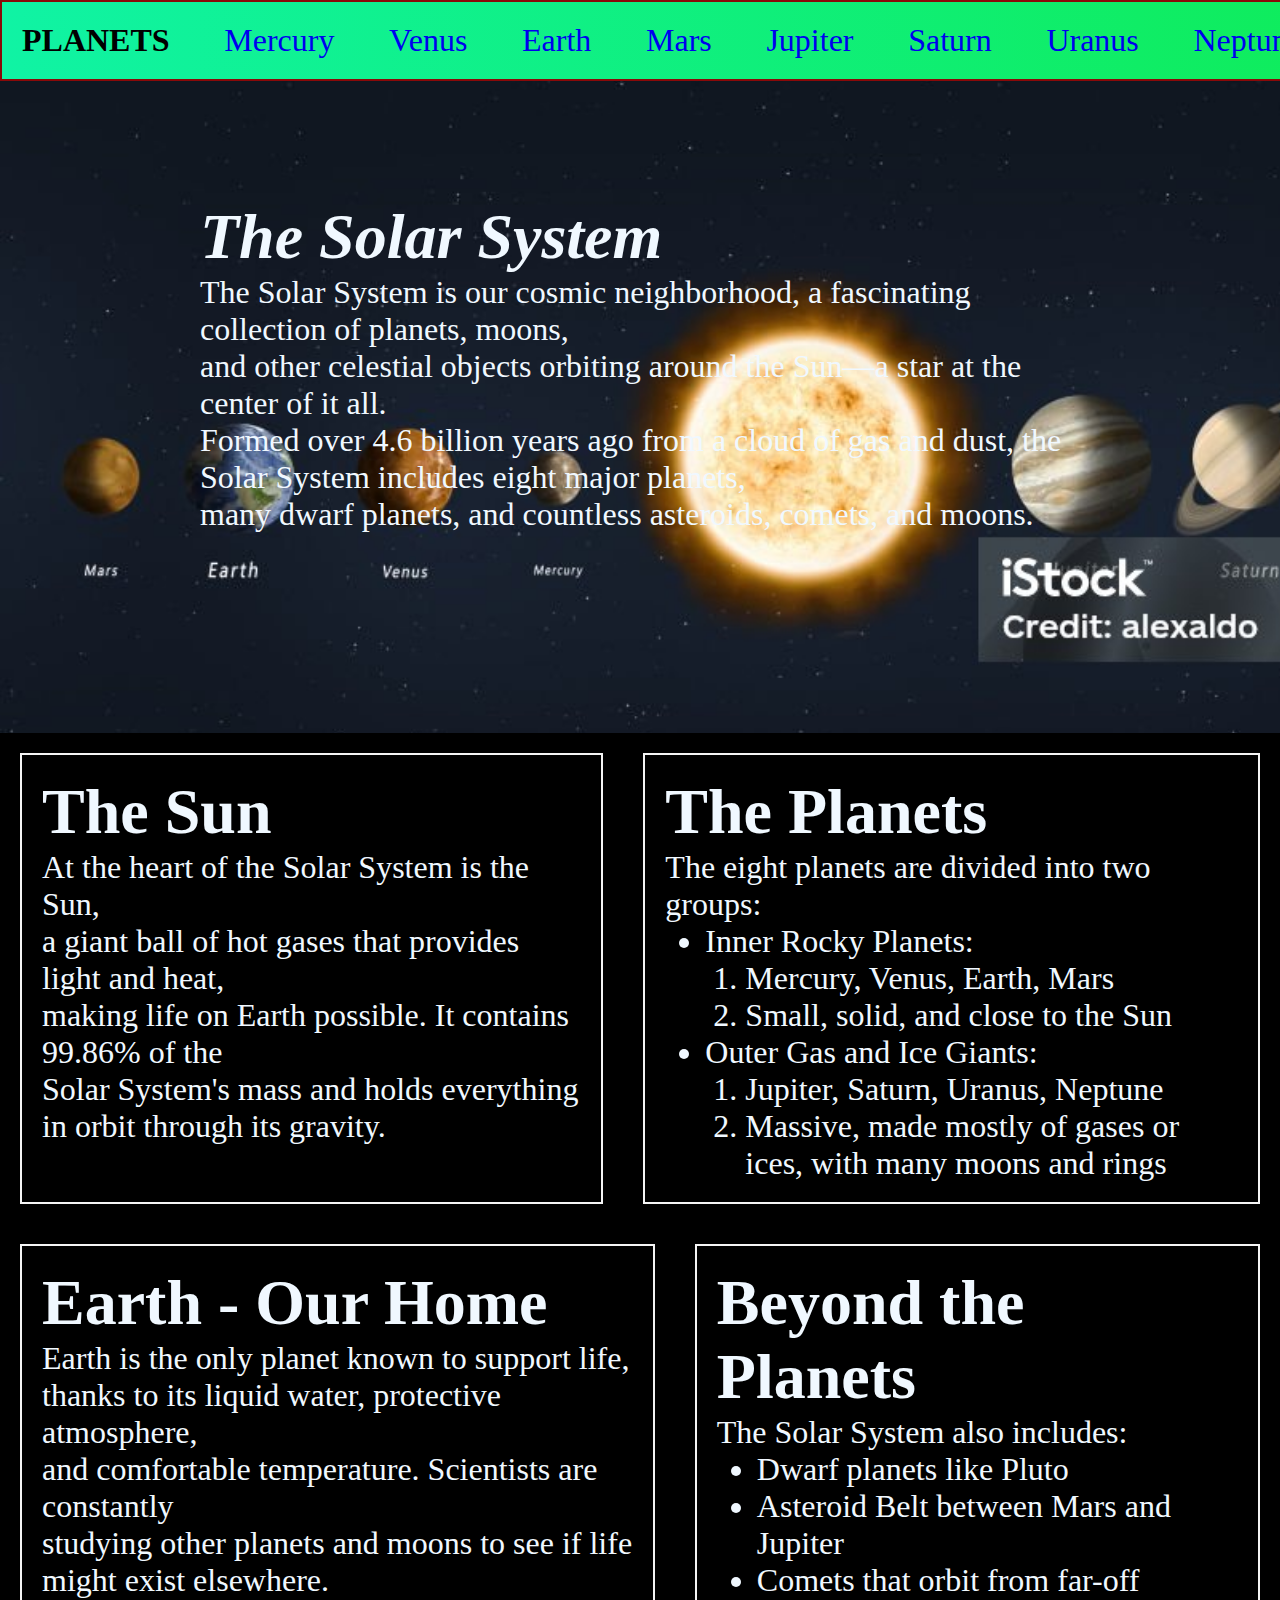
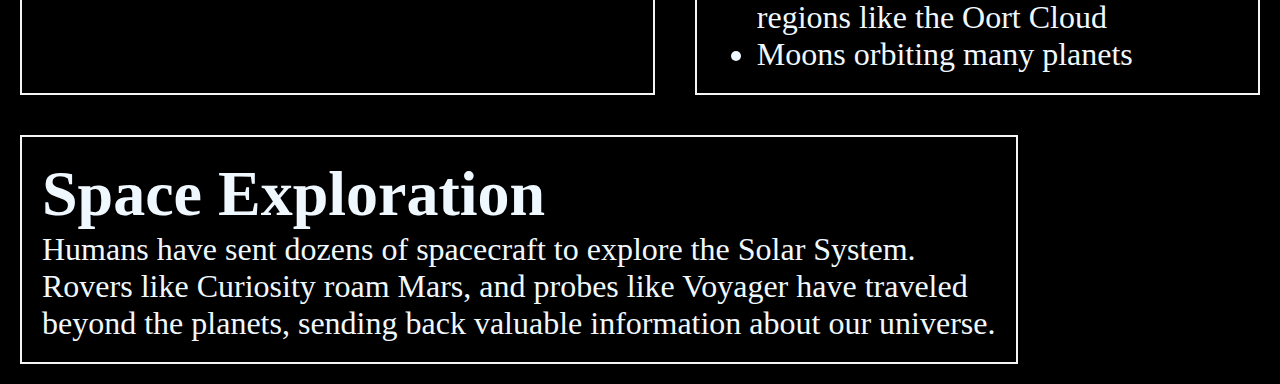
<file: index.html>
<!DOCTYPE html>
<html lang="en">
<head>
    <meta charset="UTF-8">
    <meta name="viewport" content="width=device-width, initial-scale=1.0">
    <title>Document</title>
    <link rel="stylesheet" href="style.css">
</head>
<body>
    <header>
        <h1>PLANETS</h1>
        <a href="mercury.html">Mercury</a>
        <a href="venus.html">Venus</a>
        <a href="earth.html">Earth</a>
        <a href="mars.html">Mars</a>
        <a href="jupiter.html">Jupiter</a>
        <a href="saturn.html">Saturn</a>
        <a href="uranus.html">Uranus</a>
        <a href="neptune.html">Neptune</a>

    </header>
    <div class="shama">
        <h1> <i>The Solar System</i></h1>
        <P>The Solar System is our cosmic neighborhood, a fascinating collection of planets, moons, <br>
            and other celestial objects orbiting around the Sun—a star at the center of it all. <br>
             Formed over 4.6 billion years ago from a cloud of gas and dust, the Solar System includes eight major planets, <br>
              many dwarf planets, and countless asteroids, comets, and moons.</P>
    </div>
    <section class="manu">
        <article class="cards">
            <h1> The Sun</h1>
            <p>At the heart of the Solar System is the Sun, <br>
                 a giant ball of hot gases that provides light and heat, <br>
                  making life on Earth possible. It contains 99.86% of the <br>
                   Solar System's mass and holds everything in orbit through its gravity.</p>
        </article>
        <article class="cards">
            <h1> The Planets</h1>
            <p>The eight planets are divided into two groups:
                <ul>
                    <li>Inner Rocky Planets:
                        <ol>
                            <li>Mercury, Venus, Earth, Mars</li>
                            <li>Small, solid, and close to the Sun</li>
                        </ol>
                    </li>
                          
                </ul>
                    <ul>
                        <li>Outer Gas and Ice Giants:
                            <ol>
                                <li>Jupiter, Saturn, Uranus, Neptune

                                </li>
                                <li>Massive, made mostly of gases or ices, with many moons and rings</li>
                            </ol>
                        </li>
                
                    </ul>
              
            </p>
        </article>
    </section> 
    <section class="manu"> <article class="cards">
        <h1>Earth - Our Home</h1>
        <p>Earth is the only planet known to support life, <br>
             thanks to its liquid water, protective atmosphere, <br>
              and comfortable temperature. Scientists are constantly <br>
               studying other planets and moons to see if life might exist elsewhere.</p>
    </article>
    <article class="cards">
        <h1> Beyond the Planets</h1>
        <p>The Solar System also includes:
            <ul>
                <li>Dwarf planets like Pluto</li>
                <li>Asteroid Belt between Mars and Jupiter</li>
                <li>Comets that orbit from far-off regions like the Oort Cloud</li>
                <li>Moons orbiting many planets</li>
            </ul>

        </p>
    </article></section>
       
     <section class="manu">
        <article class="cards">
            <h1> Space Exploration</h1>
            <p>Humans have sent dozens of spacecraft to explore the Solar System. <br>
                 Rovers like Curiosity roam Mars, and probes like Voyager have traveled <br>
                  beyond the planets, sending back valuable information about our universe.</p>
        </article>
     </section>
 
</body>
</html>
</file>
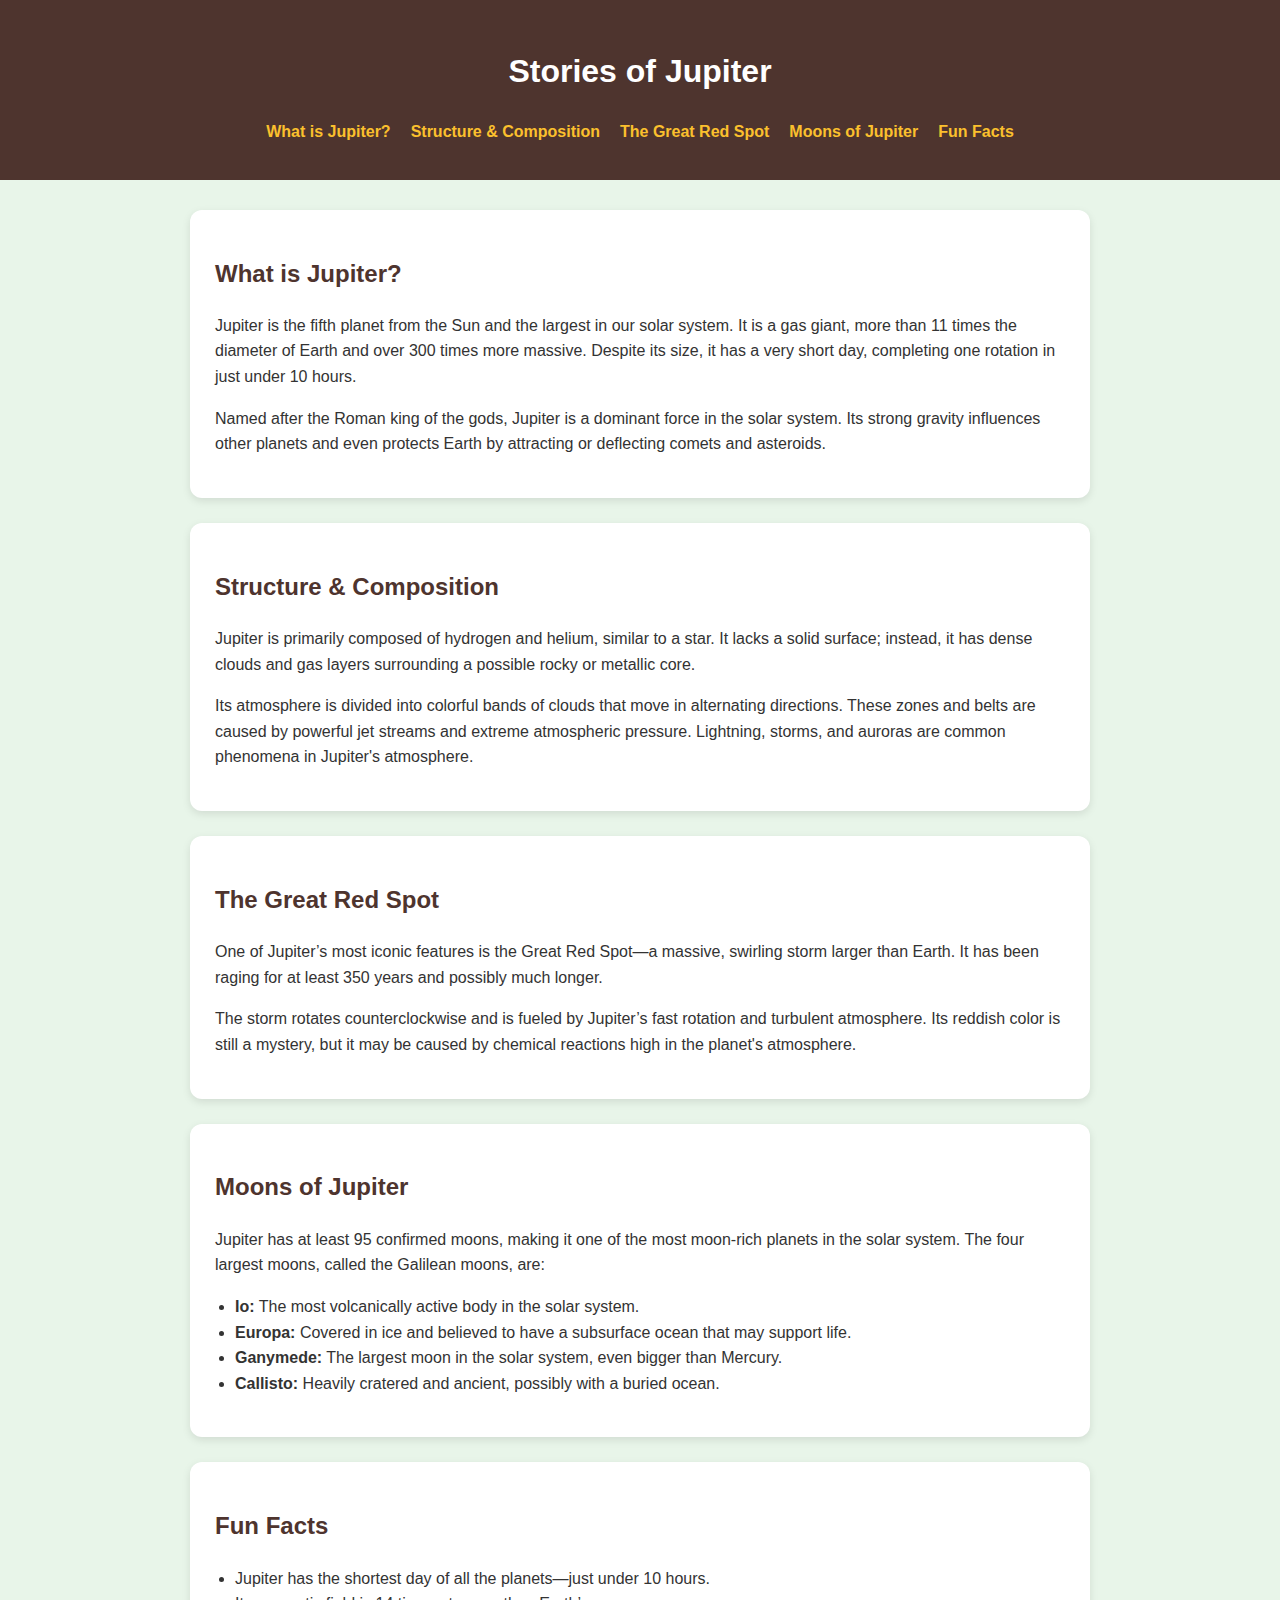
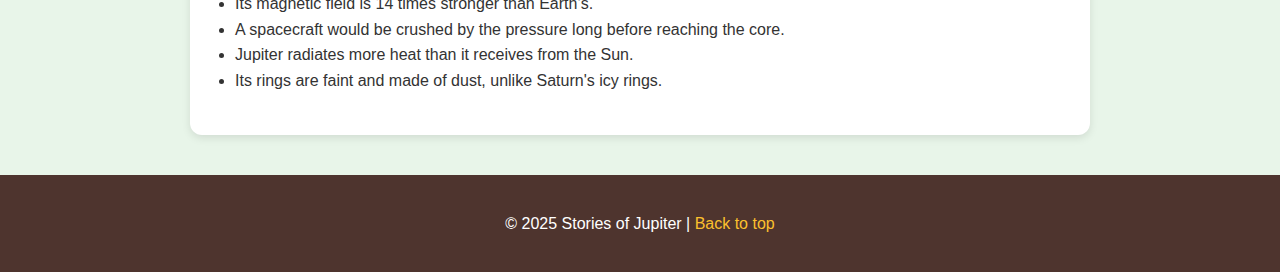
<file: jupirter.html>
<!DOCTYPE html>
<html lang="en">
<head>
  <meta charset="UTF-8" />
  <meta name="viewport" content="width=device-width, initial-scale=1.0"/>
  <title>Stories of Jupiter</title>
  <link rel="stylesheet" href="jupiter.css" />
</head>
<body>
  <header>
    <h1>Stories of Jupiter</h1>
    <nav>
      <ul>
        <li><a href="#what">What is Jupiter?</a></li>
        <li><a href="#structure">Structure & Composition</a></li>
        <li><a href="#storm">The Great Red Spot</a></li>
        <li><a href="#moons">Moons of Jupiter</a></li>
        <li><a href="#facts">Fun Facts</a></li>
      </ul>
    </nav>
  </header>

  <main>
    <section id="what">
      <h2>What is Jupiter?</h2>
      <p>
        Jupiter is the fifth planet from the Sun and the largest in our solar system. It is a gas giant, more than 11 times the diameter of Earth and over 300 times more massive. Despite its size, it has a very short day, completing one rotation in just under 10 hours.
      </p>
      <p>
        Named after the Roman king of the gods, Jupiter is a dominant force in the solar system. Its strong gravity influences other planets and even protects Earth by attracting or deflecting comets and asteroids.
      </p>
    </section>

    <section id="structure">
      <h2>Structure & Composition</h2>
      <p>
        Jupiter is primarily composed of hydrogen and helium, similar to a star. It lacks a solid surface; instead, it has dense clouds and gas layers surrounding a possible rocky or metallic core.
      </p>
      <p>
        Its atmosphere is divided into colorful bands of clouds that move in alternating directions. These zones and belts are caused by powerful jet streams and extreme atmospheric pressure. Lightning, storms, and auroras are common phenomena in Jupiter's atmosphere.
      </p>
    </section>

    <section id="storm">
      <h2>The Great Red Spot</h2>
      <p>
        One of Jupiter’s most iconic features is the Great Red Spot—a massive, swirling storm larger than Earth. It has been raging for at least 350 years and possibly much longer.
      </p>
      <p>
        The storm rotates counterclockwise and is fueled by Jupiter’s fast rotation and turbulent atmosphere. Its reddish color is still a mystery, but it may be caused by chemical reactions high in the planet's atmosphere.
      </p>
    </section>

    <section id="moons">
      <h2>Moons of Jupiter</h2>
      <p>
        Jupiter has at least 95 confirmed moons, making it one of the most moon-rich planets in the solar system. The four largest moons, called the Galilean moons, are:
        <ul>
          <li><strong>Io:</strong> The most volcanically active body in the solar system.</li>
          <li><strong>Europa:</strong> Covered in ice and believed to have a subsurface ocean that may support life.</li>
          <li><strong>Ganymede:</strong> The largest moon in the solar system, even bigger than Mercury.</li>
          <li><strong>Callisto:</strong> Heavily cratered and ancient, possibly with a buried ocean.</li>
        </ul>
      </p>
    </section>

    <section id="facts">
      <h2>Fun Facts</h2>
      <ul>
        <li>Jupiter has the shortest day of all the planets—just under 10 hours.</li>
        <li>Its magnetic field is 14 times stronger than Earth’s.</li>
        <li>A spacecraft would be crushed by the pressure long before reaching the core.</li>
        <li>Jupiter radiates more heat than it receives from the Sun.</li>
        <li>Its rings are faint and made of dust, unlike Saturn's icy rings.</li>
      </ul>
    </section>
  </main>

  <footer>
    <p>© 2025 Stories of Jupiter | <a href="#top">Back to top</a></p>
  </footer>
</body>
</html>
</file>
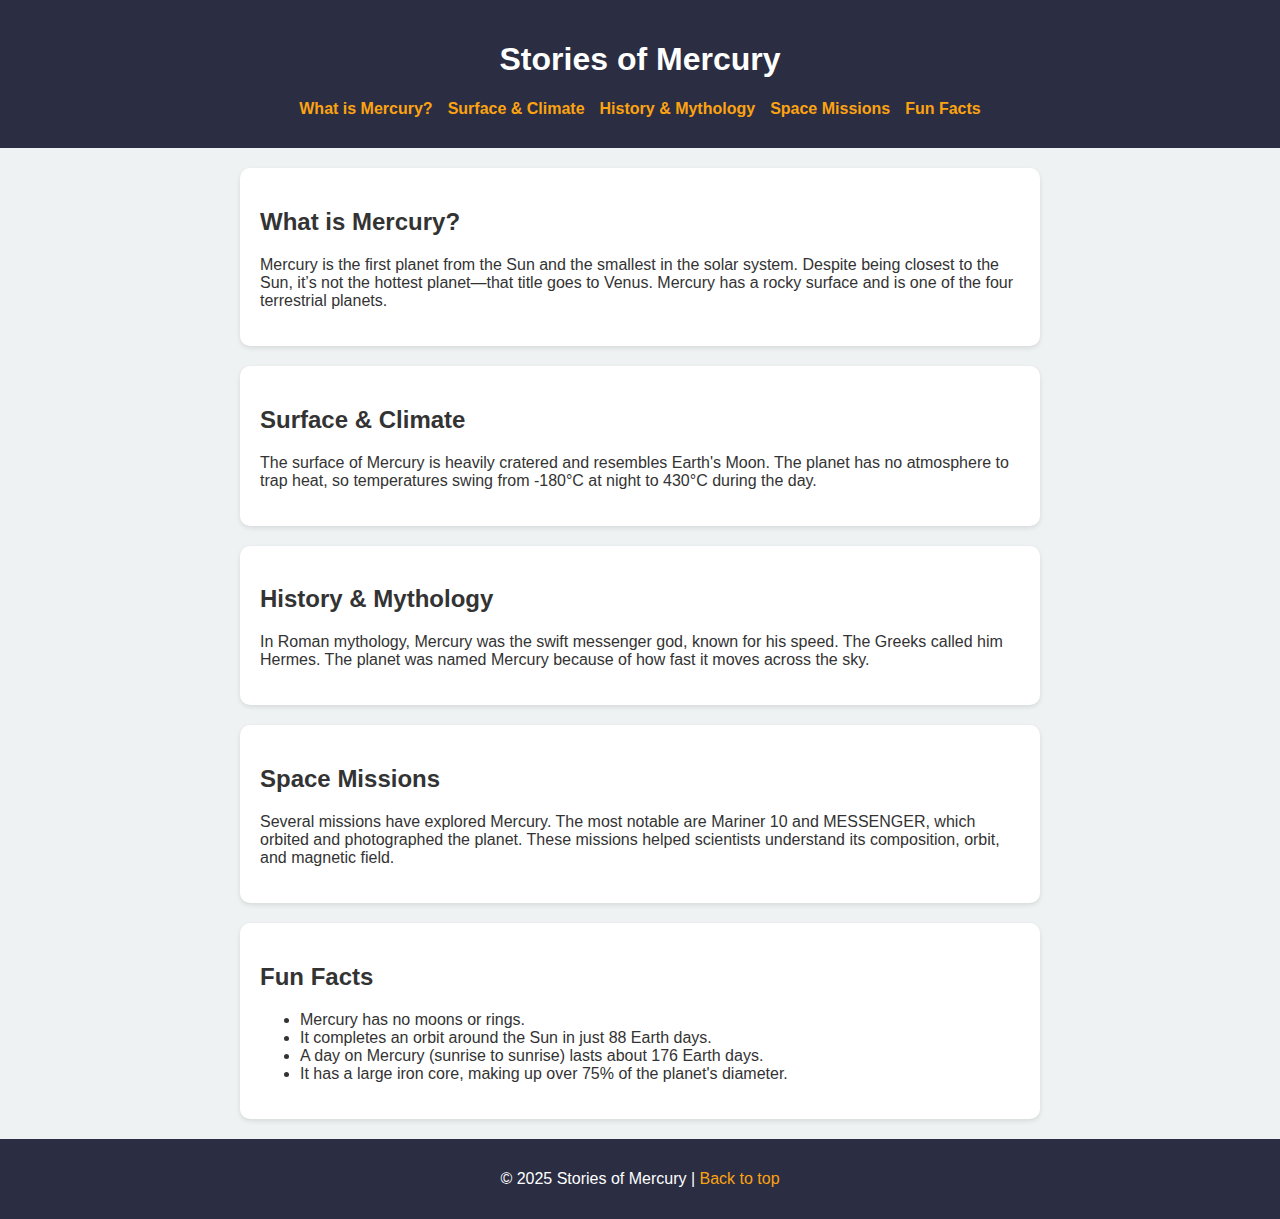
<file: mercury.html>
<!DOCTYPE html>
<html lang="en">
<head>
  <meta charset="UTF-8" />
  <meta name="viewport" content="width=device-width, initial-scale=1.0"/>
  <title>Stories of Mercury</title>
  <link rel="stylesheet" href="mercury.css"/>
</head>
<body>
  <header>
    <h1>Stories of Mercury</h1>
    <nav>
      <ul>
        <li><a href="#what">What is Mercury?</a></li>
        <li><a href="#surface">Surface & Climate</a></li>
        <li><a href="#mythology">History & Mythology</a></li>
        <li><a href="#missions">Space Missions</a></li>
        <li><a href="#facts">Fun Facts</a></li>
      </ul>
    </nav>
  </header>

  <main>
    <section id="what">
      <h2>What is Mercury?</h2>
      <p>Mercury is the first planet from the Sun and the smallest in the solar system. Despite being closest to the Sun, it’s not the hottest planet—that title goes to Venus. Mercury has a rocky surface and is one of the four terrestrial planets.</p>
    </section>

    <section id="surface">
      <h2>Surface & Climate</h2>
      <p>The surface of Mercury is heavily cratered and resembles Earth's Moon. The planet has no atmosphere to trap heat, so temperatures swing from -180°C at night to 430°C during the day.</p>
    </section>

    <section id="mythology">
      <h2>History & Mythology</h2>
      <p>In Roman mythology, Mercury was the swift messenger god, known for his speed. The Greeks called him Hermes. The planet was named Mercury because of how fast it moves across the sky.</p>
    </section>

    <section id="missions">
      <h2>Space Missions</h2>
      <p>Several missions have explored Mercury. The most notable are Mariner 10 and MESSENGER, which orbited and photographed the planet. These missions helped scientists understand its composition, orbit, and magnetic field.</p>
    </section>

    <section id="facts">
      <h2>Fun Facts</h2>
      <ul>
        <li>Mercury has no moons or rings.</li>
        <li>It completes an orbit around the Sun in just 88 Earth days.</li>
        <li>A day on Mercury (sunrise to sunrise) lasts about 176 Earth days.</li>
        <li>It has a large iron core, making up over 75% of the planet's diameter.</li>
      </ul>
    </section>
  </main>

  <footer>
    <p>© 2025 Stories of Mercury | <a href="#top">Back to top</a></p>
  </footer>
</body>
</html>
</file>
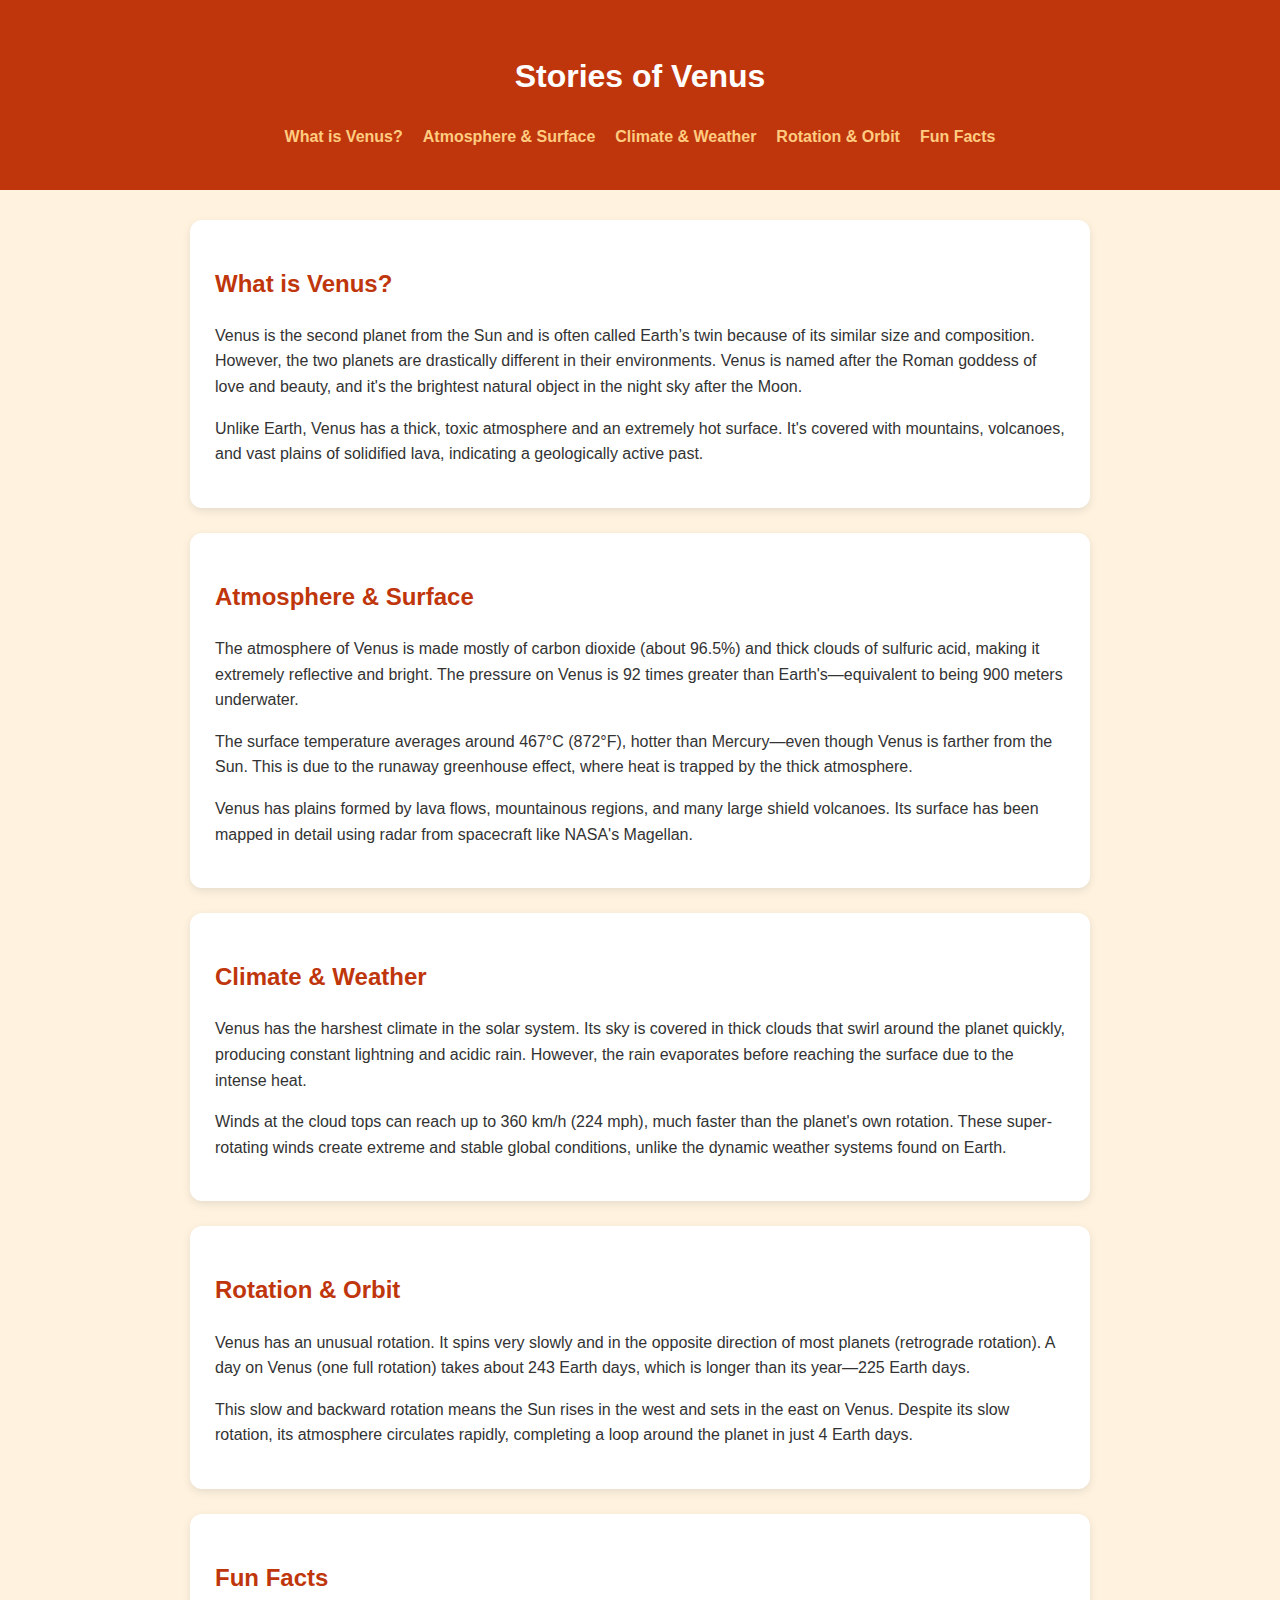
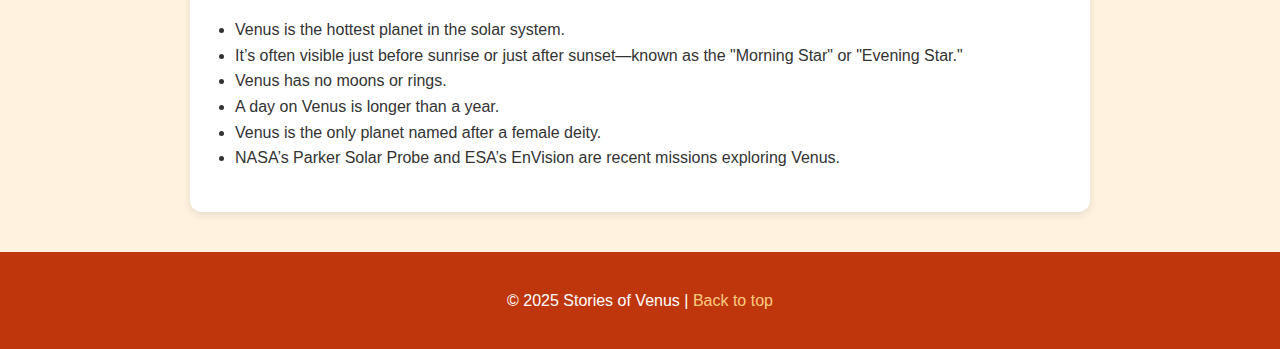
<file: venus.html>
<!DOCTYPE html>
<html lang="en">
<head>
  <meta charset="UTF-8" />
  <meta name="viewport" content="width=device-width, initial-scale=1.0"/>
  <title>Stories of Venus</title>
  <link rel="stylesheet" href="venus.css" />
</head>
<body>
  <header>
    <h1>Stories of Venus</h1>
    <nav>
      <ul>
        <li><a href="#what">What is Venus?</a></li>
        <li><a href="#atmosphere">Atmosphere & Surface</a></li>
        <li><a href="#climate">Climate & Weather</a></li>
        <li><a href="#orbit">Rotation & Orbit</a></li>
        <li><a href="#facts">Fun Facts</a></li>
      </ul>
    </nav>
  </header>

  <main>
    <section id="what">
      <h2>What is Venus?</h2>
      <p>
        Venus is the second planet from the Sun and is often called Earth’s twin because of its similar size and composition. However, the two planets are drastically different in their environments. Venus is named after the Roman goddess of love and beauty, and it's the brightest natural object in the night sky after the Moon.
      </p>
      <p>
        Unlike Earth, Venus has a thick, toxic atmosphere and an extremely hot surface. It's covered with mountains, volcanoes, and vast plains of solidified lava, indicating a geologically active past.
      </p>
    </section>

    <section id="atmosphere">
      <h2>Atmosphere & Surface</h2>
      <p>
        The atmosphere of Venus is made mostly of carbon dioxide (about 96.5%) and thick clouds of sulfuric acid, making it extremely reflective and bright. The pressure on Venus is 92 times greater than Earth's—equivalent to being 900 meters underwater.
      </p>
      <p>
        The surface temperature averages around 467°C (872°F), hotter than Mercury—even though Venus is farther from the Sun. This is due to the runaway greenhouse effect, where heat is trapped by the thick atmosphere.
      </p>
      <p>
        Venus has plains formed by lava flows, mountainous regions, and many large shield volcanoes. Its surface has been mapped in detail using radar from spacecraft like NASA's Magellan.
      </p>
    </section>

    <section id="climate">
      <h2>Climate & Weather</h2>
      <p>
        Venus has the harshest climate in the solar system. Its sky is covered in thick clouds that swirl around the planet quickly, producing constant lightning and acidic rain. However, the rain evaporates before reaching the surface due to the intense heat.
      </p>
      <p>
        Winds at the cloud tops can reach up to 360 km/h (224 mph), much faster than the planet's own rotation. These super-rotating winds create extreme and stable global conditions, unlike the dynamic weather systems found on Earth.
      </p>
    </section>

    <section id="orbit">
      <h2>Rotation & Orbit</h2>
      <p>
        Venus has an unusual rotation. It spins very slowly and in the opposite direction of most planets (retrograde rotation). A day on Venus (one full rotation) takes about 243 Earth days, which is longer than its year—225 Earth days.
      </p>
      <p>
        This slow and backward rotation means the Sun rises in the west and sets in the east on Venus. Despite its slow rotation, its atmosphere circulates rapidly, completing a loop around the planet in just 4 Earth days.
      </p>
    </section>

    <section id="facts">
      <h2>Fun Facts</h2>
      <ul>
        <li>Venus is the hottest planet in the solar system.</li>
        <li>It’s often visible just before sunrise or just after sunset—known as the "Morning Star" or "Evening Star."</li>
        <li>Venus has no moons or rings.</li>
        <li>A day on Venus is longer than a year.</li>
        <li>Venus is the only planet named after a female deity.</li>
        <li>NASA’s Parker Solar Probe and ESA’s EnVision are recent missions exploring Venus.</li>
      </ul>
    </section>
  </main>

  <footer>
    <p>© 2025 Stories of Venus | <a href="#top">Back to top</a></p>
  </footer>
</body>
</html>
</file>
<file: style.css>
*{ margin: 0;}



header {
   justify-content: space-between;
    display: flex;
    border: 2px solid rgb(138, 9, 9);
    padding: 20px;
    position: fixed;
    z-index: 1000;
    width: 100%;
    background:linear-gradient(to right, rgb(16, 243, 164) , rgb(15, 236, 92) )
}
header a {
    text-decoration: none;
    font-size: 2rem;
}
body {
    background-image: url(solar\ system\ \(1\).jpg);
    background-position: absolute;
    background-repeat: no-repeat;
    background-attachment: fixed;
    background-size: cover;
}
.cards {
    
    padding: 20px;
    color: aliceblue;
    font-size: 2rem;
    border: 2px solid whitesmoke;
    margin: 20px;
 
}
.manu {
    display: flex;
    background-color:black;
}


.shama {
    padding: 20px;
    color: aliceblue;
    font-size: 2rem;
    padding: 200px;
    padding-right: 200px;
}
</file>
<file: jupiter.css>
/* Basic Styling */
body {
    font-family: 'Segoe UI', Tahoma, Geneva, Verdana, sans-serif;
    margin: 0;
    padding: 0;
    background: #e8f5e9;
    color: #333;
    line-height: 1.6;
  }
  
  header {
    background-color: #4e342e;
    color: white;
    padding: 25px 0;
    text-align: center;
  }
  
  nav ul {
    display: flex;
    justify-content: center;
    list-style: none;
    padding: 0;
    margin: 10px 0;
    gap: 20px;
  }
  
  nav a {
    color: #fbc02d;
    text-decoration: none;
    font-weight: bold;
  }
  
  nav a:hover {
    text-decoration: underline;
  }
  
  main {
    max-width: 900px;
    margin: 30px auto;
    padding: 0 20px;
  }
  
  section {
    background: white;
    padding: 25px;
    margin-bottom: 25px;
    border-radius: 12px;
    box-shadow: 0 3px 8px rgba(0,0,0,0.1);
  }
  
  section h2 {
    color: #4e342e;
  }
  
  ul {
    padding-left: 20px;
  }
  
  footer {
    background: #4e342e;
    color: white;
    text-align: center;
    padding: 20px;
    margin-top: 40px;
  }
  
  footer a {
    color: #fbc02d;
    text-decoration: none;
  }
</file>
<file: mercury.css>
/* Base styles */
body {
    font-family: 'Segoe UI', Tahoma, Geneva, Verdana, sans-serif;
    margin: 0;
    padding: 0;
    background: #eef2f3;
    color: #333;
  }
  
  header {
    background-color: #2b2d42;
    color: white;
    padding: 20px 0;
    text-align: center;
  }
  
  nav ul {
    display: flex;
    justify-content: center;
    list-style: none;
    padding: 0;
    margin: 10px 0;
    gap: 15px;
  }
  
  nav a {
    color: #fca311;
    text-decoration: none;
    font-weight: bold;
  }
  
  nav a:hover {
    text-decoration: underline;
  }
  
  main {
    max-width: 800px;
    margin: 20px auto;
    padding: 0 20px;
  }
  
  section {
    background: white;
    padding: 20px;
    margin-bottom: 20px;
    border-radius: 10px;
    box-shadow: 0 2px 5px rgba(0,0,0,0.1);
  }
  
  footer {
    background: #2b2d42;
    color: white;
    text-align: center;
    padding: 15px;
  }
  
  footer a {
    color: #fca311;
    text-decoration: none;
  }
</file>
<file: venus.css>
/* Base Layout */
/* Base Styling */
body {
    font-family: 'Segoe UI', Tahoma, Geneva, Verdana, sans-serif;
    margin: 0;
    padding: 0;
    background: #fff3e0;
    color: #333;
    line-height: 1.6;
  }
  
  header {
    background-color: #bf360c;
    color: white;
    padding: 30px 0;
    text-align: center;
  }
  
  nav ul {
    display: flex;
    justify-content: center;
    list-style: none;
    padding: 0;
    margin: 10px 0;
    gap: 20px;
  }
  
  nav a {
    color: #ffcc80;
    text-decoration: none;
    font-weight: bold;
  }
  
  nav a:hover {
    text-decoration: underline;
  }
  
  main {
    max-width: 900px;
    margin: 30px auto;
    padding: 0 20px;
  }
  
  section {
    background: white;
    padding: 25px;
    margin-bottom: 25px;
    border-radius: 12px;
    box-shadow: 0 3px 8px rgba(0,0,0,0.1);
  }
  
  section h2 {
    color: #bf360c;
  }
  
  ul {
    padding-left: 20px;
  }
  
  footer {
    background: #bf360c;
    color: white;
    text-align: center;
    padding: 20px;
    margin-top: 40px;
  }
  
  footer a {
    color: #ffcc80;
    text-decoration: none;
  }
</file>
